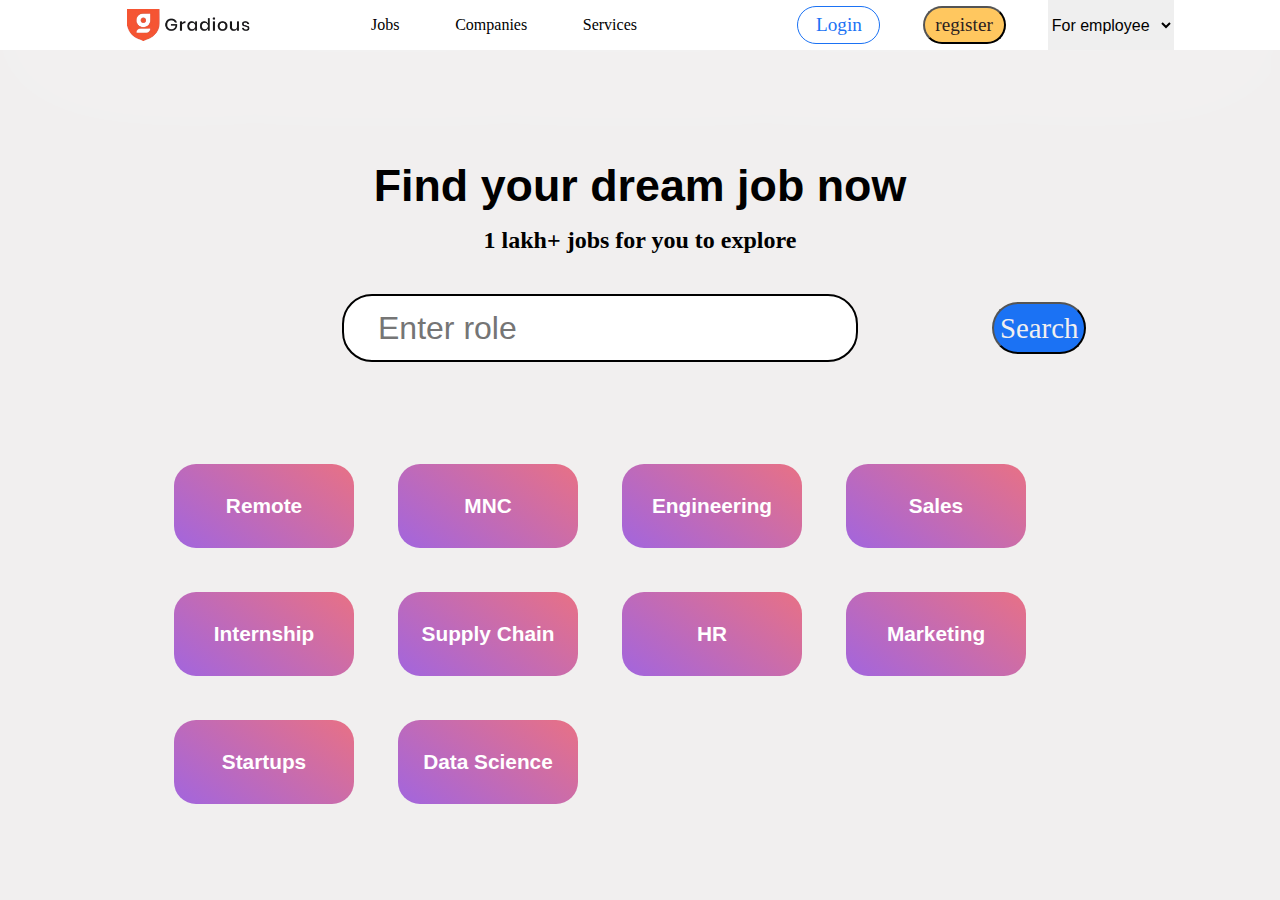
<file: index.html>
<!DOCTYPE html>
<html lang="en">
<head>
    <meta charset="UTF-8">
    <meta name="viewport" content="width=device-width, initial-scale=1.0">
    <title>Gradious</title>
    <link rel="stylesheet" href="career-portal/styling/index.css">
</head>
<body>
 <nav>
        <div class="navBar">
            <div style="display: flex; ">
                <div style="display: flex;justify-content: center; align-items: center; width:40%;object-fit: cover;" ><img class="logo" src="career-portal/assets/logo.png" alt="logo"></div>
                <div style="display: flex;justify-content: space-evenly;align-items: center; width:60%">
                <p>Jobs</p>
                <p>Companies</p>
                <p>Services</p>
                </div>

            </div>
            <div style="display: flex;justify-content: space-evenly; width:40%">
                <button  onclick="login()" class="loginButton">Login</button>
                <button  onclick="register()" class="registerButton">register</button>
                <select id="typeOfLogin" class="typeOfLogin">
                    <option value="employee">For employee</option>
                    <option value="employer">Employer login</option>
                </select>
            </div>
        </div>
    </nav>
    <section>
        <h1 style="text-align: center; font-size: 2.8rem; font-family:sans-serif; margin-bottom: 1rem;">Find your dream job now</h1>
        <h5 style="text-align: center; font-size: 1.5rem; margin-top: 0;">1 lakh+ jobs for you to explore</h5>
        <div style="display: flex;justify-content: center;align-items: center; ">
            <div style=" border: 2px solid black; display: flex; background-color: white; border-radius: 30px; height: 4rem; margin-left: -5rem; width:40%">
                <input  type="text"  class="inputs" placeholder="Enter role">
                <button class="searchButton">Search</button>
            </div>
            </div>
             </div>
            <div style=" display: flex; align-items: center; justify-content: center; margin-top: 5rem;">
            <div id="displayRoles">
                <div>Remote</div>
                <div>MNC</div>
                <div>Engineering</div>
                <div>Sales</div>
                <div>Internship</div>
                <div>Supply Chain</div>
                <div>HR</div>
                <div>Marketing</div>
                <div>Startups</div>
                <div>Data Science</div>
            </div>
            </div>
            
       
    </section>
    
   <script>
    function login(){
        let val=String(document.getElementById("typeOfLogin").value);
        if(val==="employee"){
        window.location.href = "career-portal/pages/user-login.html";
        }
        else{
            window.location.href="career-portal/pages/employer-login.html";
        }
    }
    function register(){
                let val=String(document.getElementById("typeOfLogin").value);
 if(val==="employee"){
        window.location.href = "career-portal/pages/user-register.html";
        }
        else{
            window.location.href="career-portal/pages/employer-register.html";
        }
    }
   </script> 
</body>

</html>
</file>
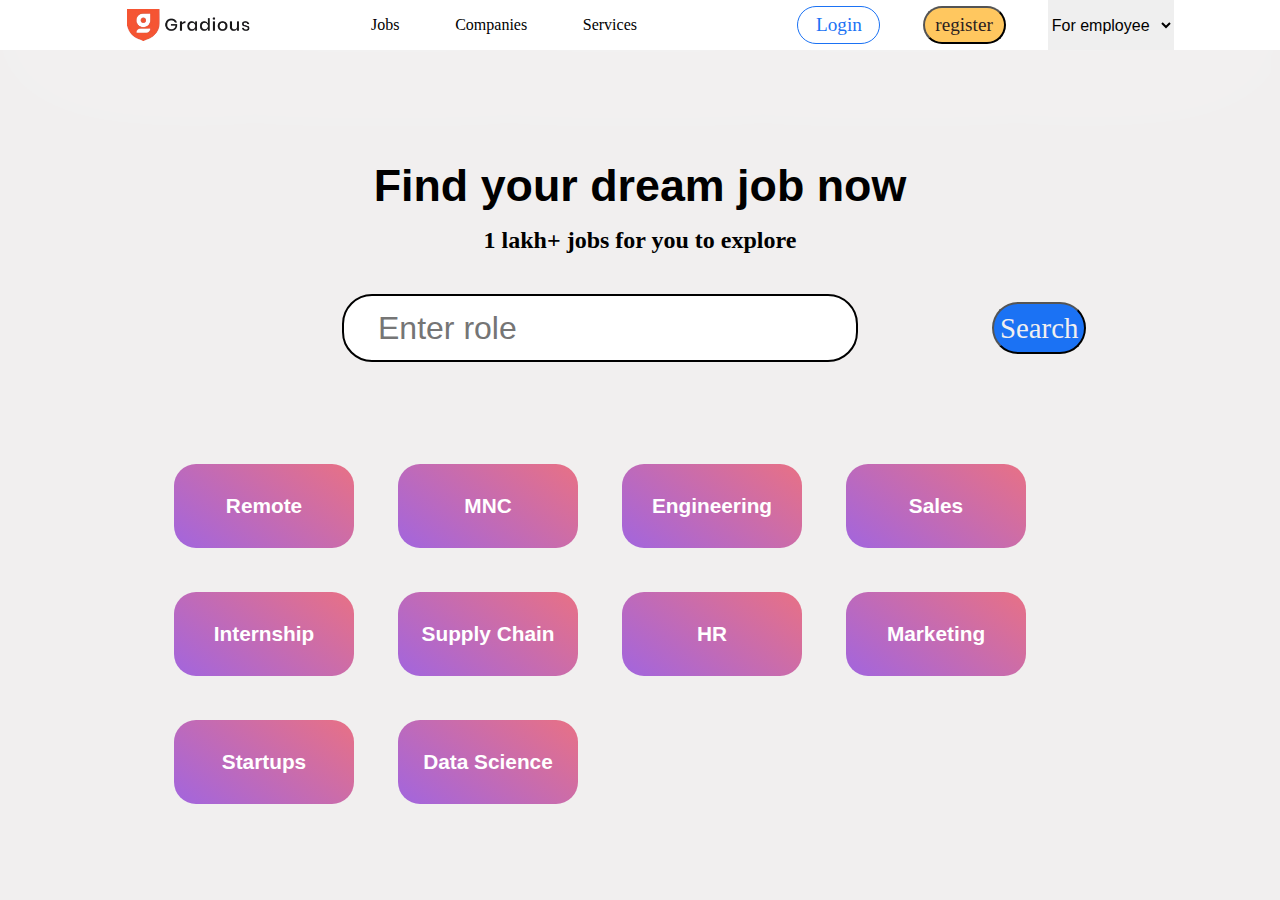
<file: career-portal/pages/index.html>
<!DOCTYPE html>
<html lang="en">
<head>
    <meta charset="UTF-8">
    <meta name="viewport" content="width=device-width, initial-scale=1.0">
    <title>Gradious</title>
    <link rel="stylesheet" href="../styling/index.css">
</head>
<body>
 <nav>
        <div class="navBar">
            <div style="display: flex; ">
                <div style="display: flex;justify-content: center; align-items: center; width:40%;object-fit: cover;" ><img class="logo" src="../assets/logo.png" alt="logo"></div>
                <div style="display: flex;justify-content: space-evenly;align-items: center; width:60%">
                <p>Jobs</p>
                <p>Companies</p>
                <p>Services</p>
                </div>

            </div>
            <div style="display: flex;justify-content: space-evenly; width:40%">
                <button  onclick="login()" class="loginButton">Login</button>
                <button  onclick="register()" class="registerButton">register</button>
                <select id="typeOfLogin" class="typeOfLogin">
                    <option value="employee">For employee</option>
                    <option value="employer">Employer login</option>
                </select>
            </div>
        </div>
    </nav>
    <section>
        <h1 style="text-align: center; font-size: 2.8rem; font-family:sans-serif; margin-bottom: 1rem;">Find your dream job now</h1>
        <h5 style="text-align: center; font-size: 1.5rem; margin-top: 0;">1 lakh+ jobs for you to explore</h5>
        <div style="display: flex;justify-content: center;align-items: center; ">
            <div style=" border: 2px solid black; display: flex; background-color: white; border-radius: 30px; height: 4rem; margin-left: -5rem; width:40%">
                <input  type="text"  class="inputs" placeholder="Enter role">
                <button class="searchButton">Search</button>
            </div>
            </div>
             </div>
            <div style=" display: flex; align-items: center; justify-content: center; margin-top: 5rem;">
            <div id="displayRoles">
                <div>Remote</div>
                <div>MNC</div>
                <div>Engineering</div>
                <div>Sales</div>
                <div>Internship</div>
                <div>Supply Chain</div>
                <div>HR</div>
                <div>Marketing</div>
                <div>Startups</div>
                <div>Data Science</div>
            </div>
            </div>
            
       
    </section>
    
   <script>
    function login(){
        let val=String(document.getElementById("typeOfLogin").value);
        if(val==="employee"){
        window.location.href = "user-login.html";
        }
        else{
            window.location.href="employer-login.html";
        }
    }
    function register(){
                let val=String(document.getElementById("typeOfLogin").value);
 if(val==="employee"){
        window.location.href = "user-register.html";
        }
        else{
            window.location.href="employer-register.html";
        }
    }
   </script> 
</body>
</html>
</file>
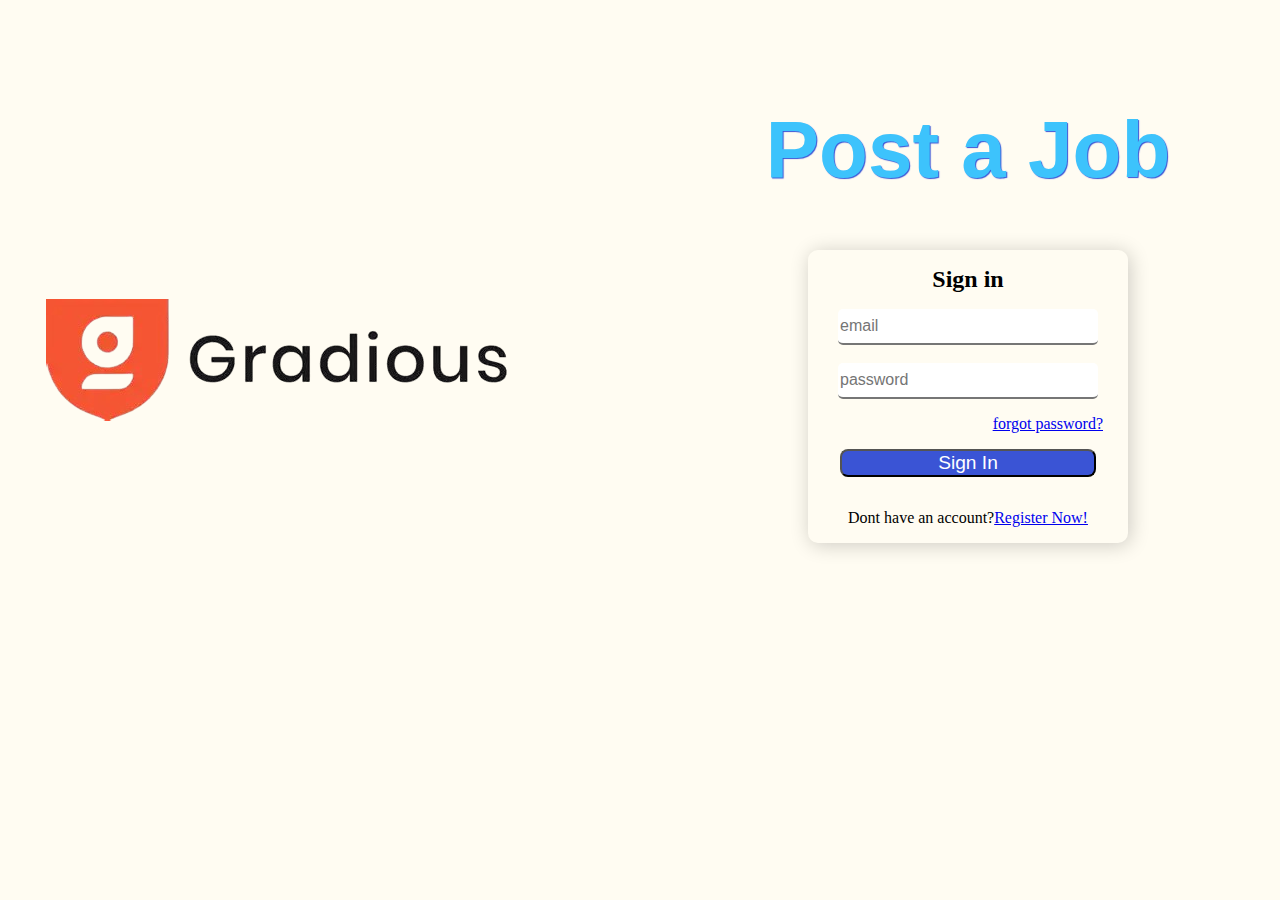
<file: career-portal/pages/employer-login.html>
<!DOCTYPE html>
<html lang="en">
<head>
    <meta charset="UTF-8">
    <meta name="viewport" content="width=device-width, initial-scale=1.0">
    <title>Document</title>
    <link rel="stylesheet" href="../styling/employer.css">
</head>
<body>
    <section>
        <div class="logo">
            <img src="../assets/logo.png">
        </div>
        <div class="login">
            <h1 class="Title">Post a Job</h1>
            <form class="loginForm">
                <h1>Sign in</h1>
                <input type="email" placeholder="email" class="inputs" id="empid"><br>
                <input type="password" placeholder="password" class="inputs" id="emppas">
                <a href="#" style="margin-top: 1rem;  align-self: self-end; margin-right: 25px;">forgot password?</a>
                <button type="button" onclick="verify()" class="signInButton">Sign In</button>
                <p>Dont have an account?<a href="employer-register.html">Register Now!</a></p>

            </form>

        </div>
    </section>
        <script>
        async function verify(){
    
    let email=document.getElementById("empid").value.trim();
    let password=document.getElementById("emppas").value.trim();
    

  try {
    const response = await fetch("https://6879e7ebabb83744b7ea7104.mockapi.io/employers");
    if (!response.ok) throw new Error('Network response was not ok');

    const employers = await response.json();

    const user = employers.find(u => u.email === email);

  alert(JSON.stringify(user));
    if (!user) {
      console.log("User not found");
      return;
    }

    if (user.password !== password) {
      console.log("Password not matching");
      return;
    }
    localStorage.setItem("employerName", user.companyName);
    window.location.href = "employer-landing.html";

  } catch (error) {
    console.error("Fetch error:", error);
  }

}
    </script>
</body>
</html>
</file>
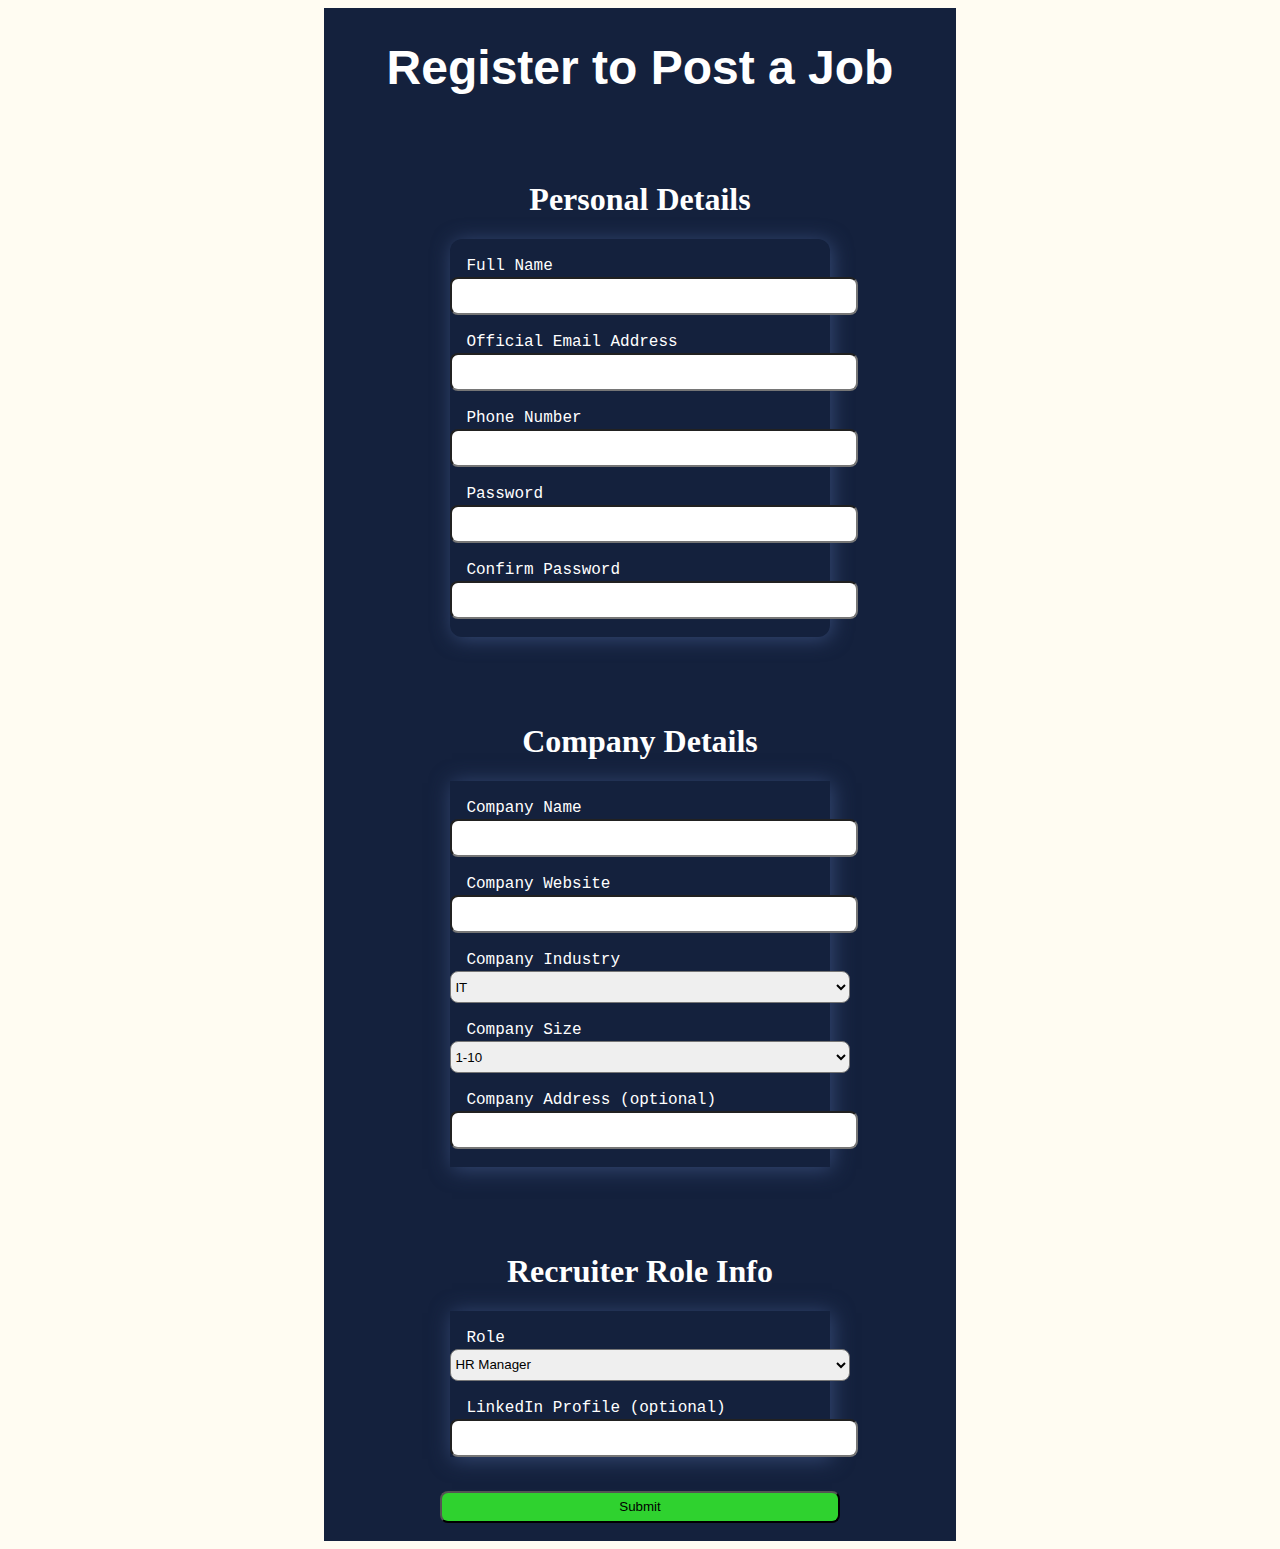
<file: career-portal/pages/employer-register.html>
<!DOCTYPE html>
<html lang="en">
<head>
    <meta charset="UTF-8">
    <meta name="viewport" content="width=device-width, initial-scale=1.0">
    <title>Document</title>
    <link rel="stylesheet" href="../styling/register.css">
</head>
<body>
    <div class="register">
        <h1 style="font-size: 3rem; font-family: 'Franklin Gothic Medium', 'Arial Narrow', Arial, sans-serif;">Register to Post a Job</h1>
        <div class="card">
            <h1>Personal Details</h1>
            <form class="personalDetails">
                <br>
                <label >Full Name</label>
                <input type="text" class="inputs" required><br>
                <label>Official Email Address</label>
                <input type="email" class="inputs" required><br>
                <label>Phone Number</label>
                <input type="number" class="inputs" required><br>
                <label>Password</label>
                <input type="password" class="inputs" required><br> 
                <label>Confirm Password</label>
                <input type="password" class="inputs" required><br>
            </form>
        </div>

        <div class="card">
            <h1>Company Details</h1>
            <form class="companyDetails">
                <br>
                <label>Company Name</label>
                <input type="text" class="inputs" required><br>
                <label>Company Website</label>
                <input type="url" class="inputs" required> <br>
                <label>Company Industry</label>
                <select id="selectIndustry" class="selectIndustry">
                    <option value="IT">IT</option>
                    <option value="Healthcare">Healthcare</option>
                    <option value="Finance">Finance</option>
                </select><br>
                <label>Company Size</label>
                 <select id="selectSize" class="selectSize">
                    <option value="1-10">1-10</option>
                    <option value="11-50">11-50</option>
                    <option value="51-200">51-200</option>
                </select><br>
                <label>Company Address (optional)</label>
                <input type="text" class="inputs" ><br> 
            </form>
        </div>

        <div class="card">
            <h1>Recruiter Role Info</h1>
            <form class="roleInfo">
                <br>
                <label>Role</label>
                 <select id="selectRole" class="selectRole">
                    <option value="HR Manger">HR Manager</option>
                    <option value="Talent-Acquisition-Lead">Talent Acquisition Lead</option>
                </select><br>
                <label>LinkedIn Profile (optional)</label>
                <input type="url" class="inputs"> 
                </form>
        </div>
        <button type="button" onclick="register()" style="background-color: rgb(47, 210, 47);" class="inputs">Submit</button>
        <br>
        </div>
       <script>
    async function register() {
        let inputs = document.querySelectorAll('input');
        let fullname = inputs[0].value;
        let email = inputs[1].value;
        let phone = inputs[2].value;
        let password = inputs[3].value;
        let confirmPassword = inputs[4].value;
        let companyName = inputs[5].value;
        let website = inputs[6].value;
        let address = inputs[7].value;
        let linkedin = inputs[8].value;

        if (password !== confirmPassword) {
            alert("Passwords do not match!");
            return;
        }

        let industry = document.getElementById("selectIndustry").value;
        let size = document.getElementById("selectSize").value;
        let role = document.getElementById("selectRole").value;

        const data = {
            fullname,
            email,
            phone_number: phone,
            password,
            companyName,
            website,
            industry,
            size,
            address,
            role,
            linkedIn: linkedin
        };

        try {
            await fetch("https://6879e7ebabb83744b7ea7104.mockapi.io/employers", {
                method: 'POST',
                headers: { 'Content-Type': 'application/json' },
                body: JSON.stringify(data)
            });

            window.location.href = "employer-login.html";
        } catch (error) {
            alert("Failed to register: " + error);
        }
    }
</script>

</body>
</html>
</file>
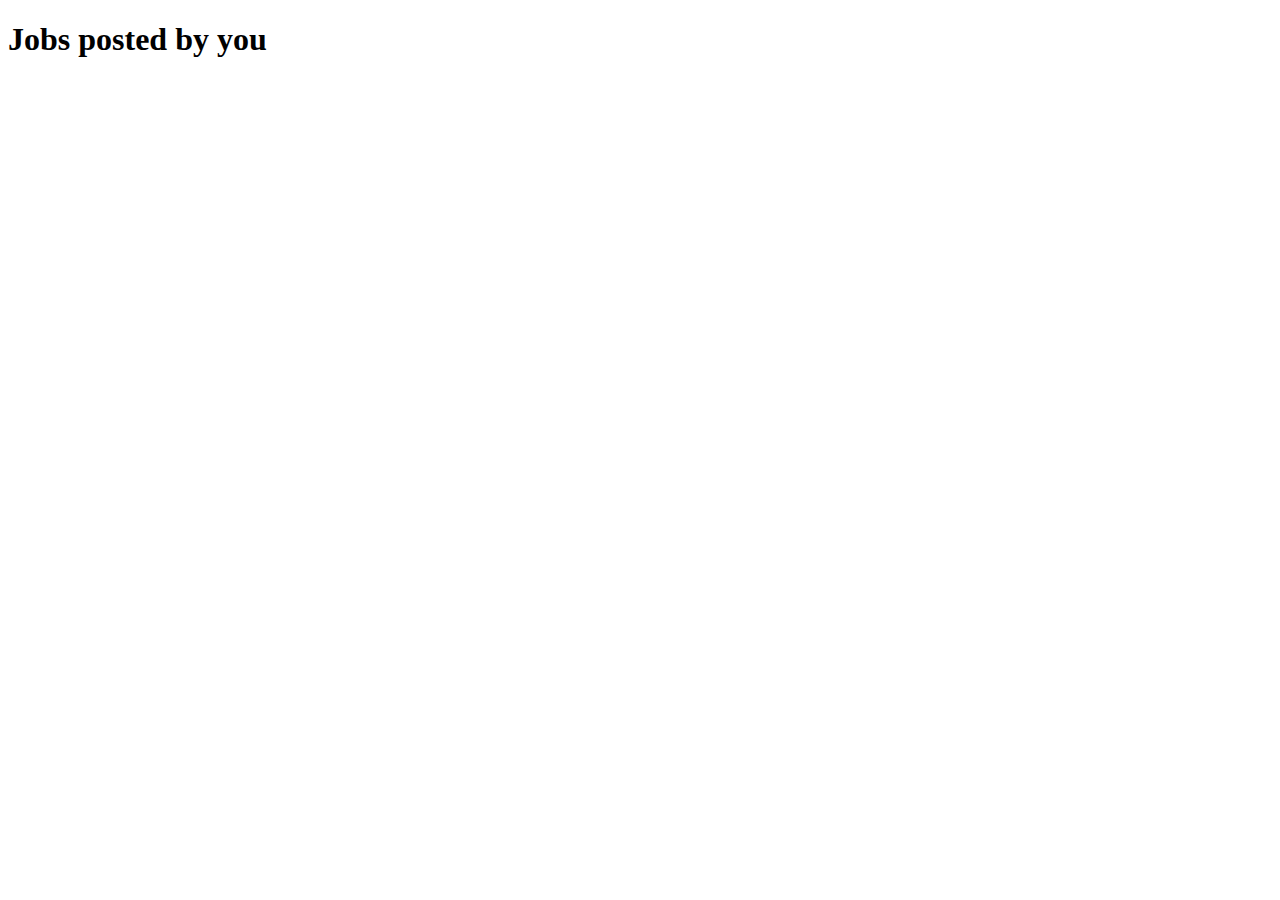
<file: career-portal/pages/manage-hiring.html>
<!DOCTYPE html>
<html lang="en">
<head>
    <meta charset="UTF-8">
    <meta name="viewport" content="width=device-width, initial-scale=1.0">
    <title>Manage Hiring</title>
</head>
<body>
    <section>
        <div>
            <h1>Jobs posted by you</h1>
            <div>
                
            </div>
        </div>
    </section>
    <script>
        let name=localStorage.getItem("employerName")
    </script>
</body>
</html>
</file>
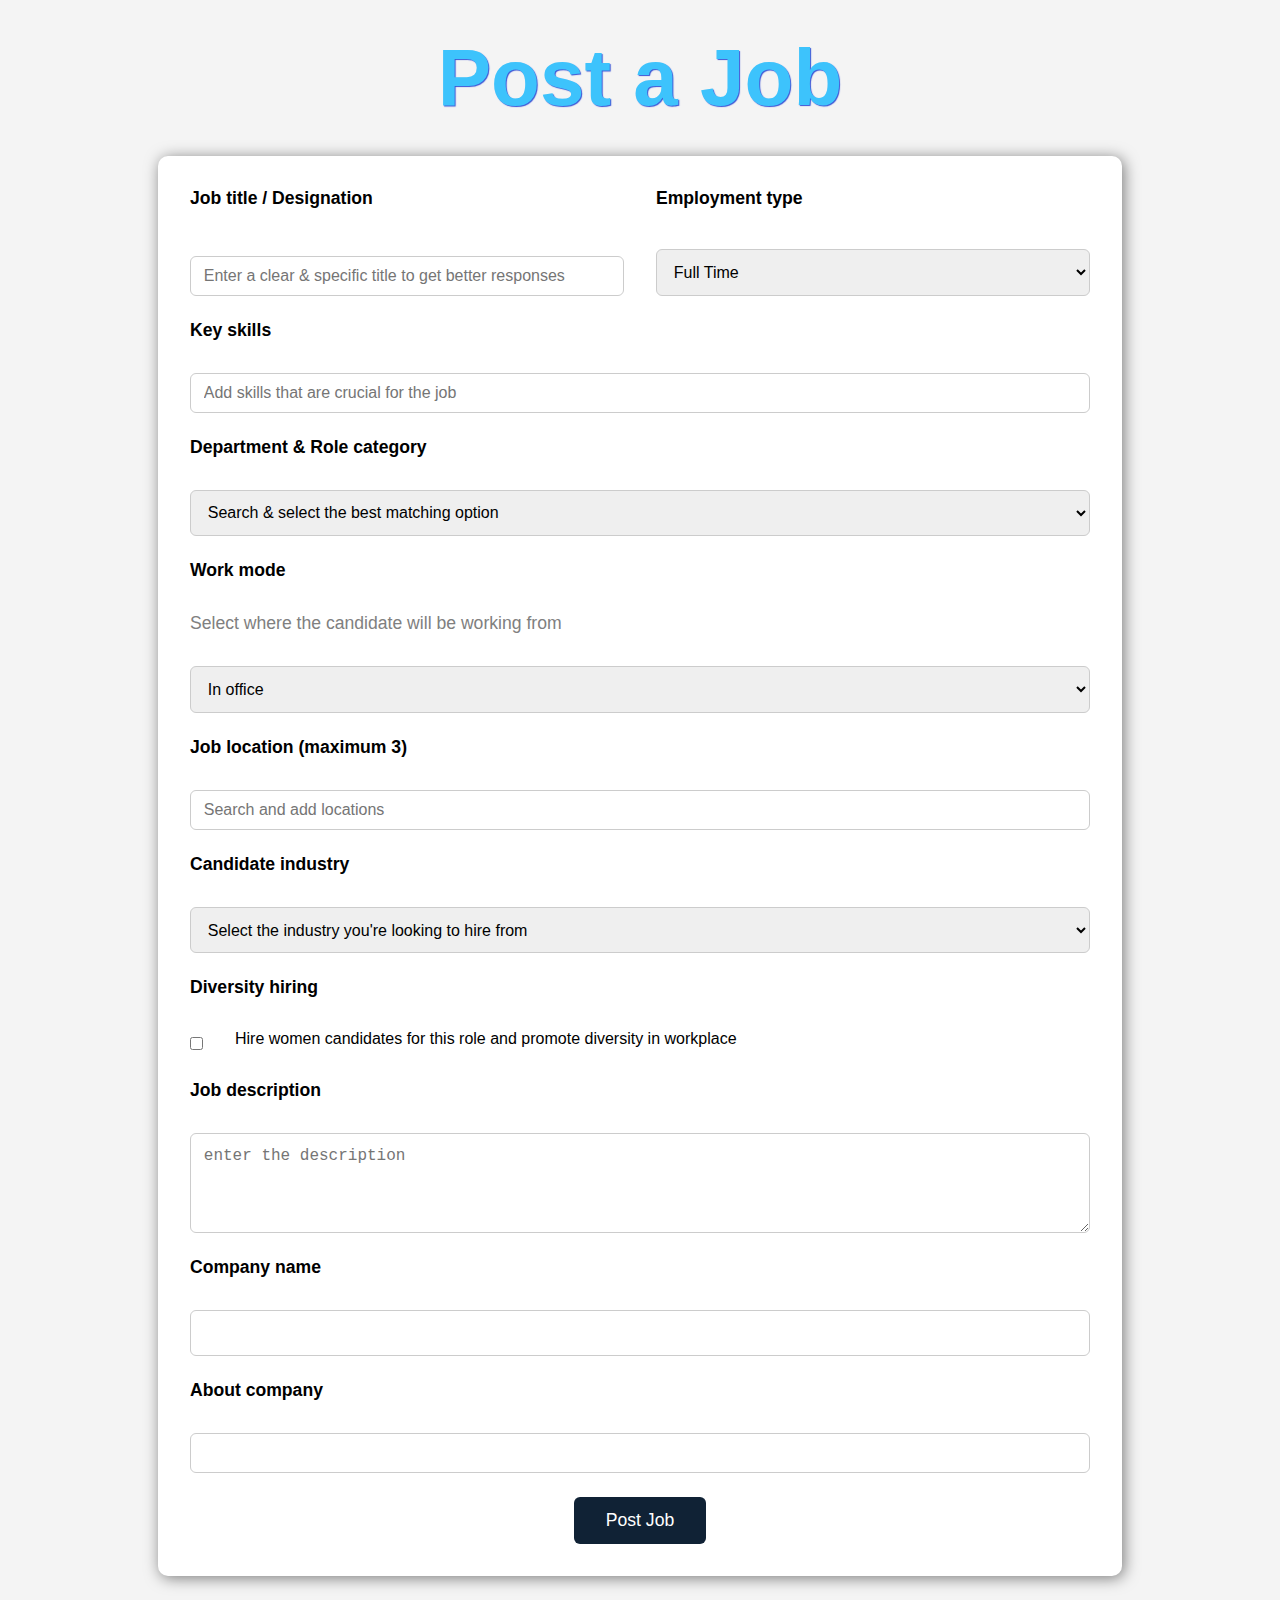
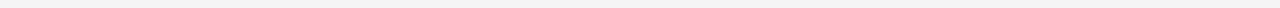
<file: career-portal/pages/post-job.html>
<!DOCTYPE html>
<html lang="en">
<head>
  <meta charset="UTF-8" />
  <meta name="viewport" content="width=device-width, initial-scale=1.0"/>
  <title>Post a Job</title>
  <link rel="stylesheet" href="../styling/post-job.css" />
  <style>
    body {
      font-family: Arial, sans-serif;
      background-color: #f4f4f4;
      padding: 2rem;
    }

    h1 {
      text-align: center;
      margin-bottom: 2rem;
      font-size: 2rem;
      color: #333;
    }

    form {
      max-width: 900px;
      margin: 0 auto;
      background-color: white;
      padding: 2rem;
      border-radius: 10px;
      box-shadow: 2px 2px 15px rgba(0, 0, 0, 0.5);
      display: flex;
      flex-direction: column;
      gap: 1.5rem;
      border:none;
    }

    .inputs,
    input[type="text"],
    select,
    textarea {
      padding: 0.8rem;
      font-size: 1rem;
      border-radius: 6px;
      border: 1px solid #ccc;
      width: 100%;
      box-sizing: border-box;
    }

    label {
      font-weight: bold;
      margin-bottom: 0.5rem;
      font-size: 1.1rem;
    }

    textarea {
      resize: vertical;
      min-height: 100px;
    }

    button {
      padding: 0.8rem 2rem;
      background-color: #102235;
      color: white;
      font-size: 1.1rem;
      border: none;
      border-radius: 6px;
      cursor: pointer;
      width: fit-content;
      align-self: center;
      transition: background-color 0.3s ease;
    }

    button:hover {
      background-color: #0056b3;
    }

    section  form   div {
      display: flex;
      justify-content: space-between;
      gap: 2rem;
      flex-wrap: wrap;
    }

    section > form > div > div {
      flex: 1;
      display: flex;
      flex-direction: column;
    }

    .checkbox-group {
      display: flex;
      justify-content: left;
      align-items: center;
    }

    .checkbox-group label {
      font-weight: normal;
      font-size: 1rem;
    }

    @media screen and (max-width: 768px) {
      section > form > div {
        flex-direction: column;
      }

      .inputs,
      input[type="text"],
      select {
        width: 100% !important;
      }
    }
  </style>
</head>
<body>
  <h1 style=" font-size: 5em;
    text-align: center;
        /* border:2px solid black; */
        margin-top: 0;
        font-family: 'Segoe UI', Tahoma, Geneva, Verdana, sans-serif;
        width:40rem;
        color: rgb(61, 195, 252);
        text-shadow: 1px 1px 1px #3a54d5;


">Post a Job</h1>
  <section>
    <form>
      <div>
        <div>
          <label>Job title / Designation</label>
          <input
            type="text"
            class="inputs"
            id="jobTitle"
            placeholder="Enter a clear & specific title to get better responses"
          />
        </div>
        <div>
          <label>Employment type</label>
          <select required>
            <option value="fulltime">Full Time</option>
            <option value="parttime">Part Time</option>
            <option value="Internship">Internship</option>
          </select>
        </div>
      </div>

      <label>Key skills</label>
      <input
        type="text"
        class="inputs"
        placeholder="Add skills that are crucial for the job"
        required
      />

      <label>Department & Role category</label>
      <select required>
        <option value="">Search & select the best matching option</option>
        <option value="IT">IT</option>
        <option value="Finance">Finance</option>
      </select>

      <label>Work mode</label>
      <label style="font-weight: lighter; color:gray">Select where the candidate will be working from</label>
      <select required>
        <option value="office">In office</option>
        <option value="remote">Remote</option>
        <option value="hybrid">hybrid</option>
      </select>

      <label>Job location (maximum 3)</label>
      <input
        type="text"
        class="inputs"
        placeholder="Search and add locations"
        required
      />

      <label>Candidate industry</label>
      <select>
        <option value="">Select the industry you're looking to hire from</option>
        <option value="IT">IT</option>
        <option value="Finance">Finance</option>
      </select>

      <label>Diversity hiring</label>
      <div class="checkbox-group">
        <input type="checkbox" />
        <label style="margin-left:0;">
          Hire women candidates for this role and promote diversity in workplace
        </label>
      </div>

      <label>Job description</label>
      <textarea placeholder="enter the description"></textarea>

      <label>Company name</label>
      <input type="text" />

      <label>About company</label>
      <input type="text" class="inputs" />

      <button>Post Job</button>
    </form>
  </section>
</body>
<script>
  document.querySelector("form").addEventListener("submit", function (event) {
    event.preventDefault(); 
    var jobTitle = document.getElementById("jobTitle").value;
    var employmentType = document.querySelector("select").value;
    var keySkills = document.querySelector('input[placeholder="Add skills that are crucial for the job"]').value;
    var role = document.querySelectorAll("select")[1].value;
    var workMode = document.querySelectorAll("select")[2].value;
    var jobLocation = document.querySelector('input[placeholder="Search and add locations"]').value;
    var candidateIndustry = document.querySelectorAll("select")[3].value;
    var jobDescription = document.querySelector("textarea").value;
    var companyName = document.querySelectorAll("input")[3].value;
    var aboutCompany = document.querySelectorAll("input")[4].value;
    var jobData = {
      jobtitle: jobTitle,
      employmentType: employmentType,
      key_skills: keySkills.split(",").map(function(skill) {
        return skill.trim();
      }), 
      role: role,
      work_mode: workMode,
      job_location: jobLocation,
      candidate_industry: candidateIndustry,
      job_description: jobDescription,
      company_name: companyName,
      about_company: aboutCompany
    };

    fetch("https://687a1c32abb83744b7eb78a6.mockapi.io/jobs", {
      method: "POST",
      headers: {
        "Content-Type": "application/json"
      },
      body: JSON.stringify(jobData)
    })
    .then(function(response) {
      if (response.ok) {
        alert("Job posted successfully!");
        document.querySelector("form").reset();
      } else {
        alert("Failed to post the job. Please try again.");
      }
    })
    .catch(function(error) {
      console.error("Error:", error);
      alert("Something went wrong. Please try again later.");
    });
  });
</script>

</html>
</file>
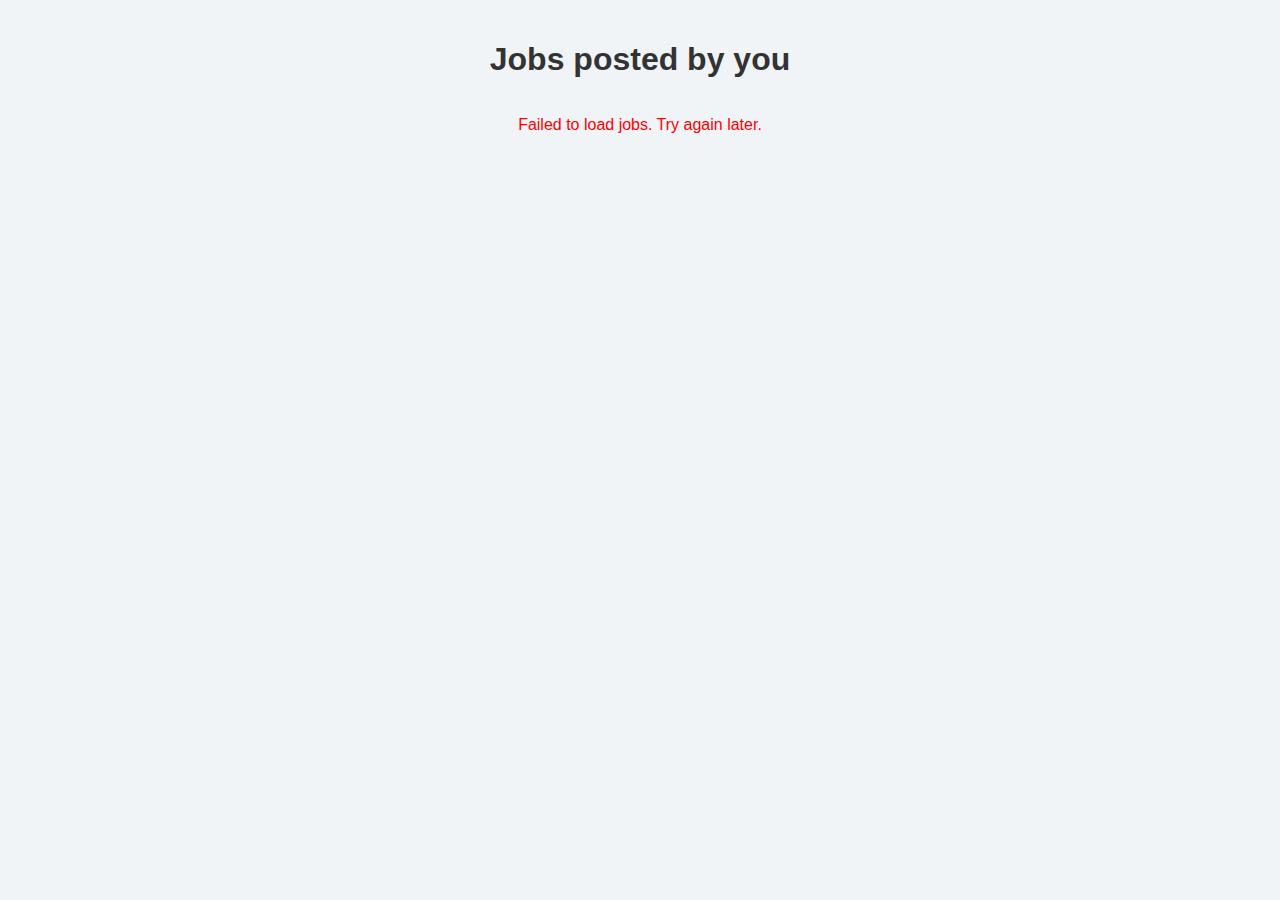
<file: career-portal/pages/posted-job.html>
<!DOCTYPE html>
<html lang="en">
<head>
  <meta charset="UTF-8">
  <meta name="viewport" content="width=device-width, initial-scale=1.0">
  <title>Manage Hiring</title>
  <style>
    body {
      font-family: Arial, sans-serif;
      background-color: #f0f4f7;
      margin: 0;
      padding: 20px;
    }

    h1 {
      text-align: center;
      color: #333;
    }

    .job-container {
      display: grid;
      grid-template-columns: repeat(auto-fit, minmax(300px, 1fr));
      gap: 20px;
      margin-top: 20px;
      padding: 0 10px;
    }

    .job-card {
      background-color: white;
      padding: 20px;
      border-radius: 10px;
      box-shadow: 0 4px 8px rgba(0, 0, 0, 0.2);
      border-left: 5px solid #3498db;
    }

    .job-card h2 {
      margin: 0 0 10px;
      font-size: 1.2rem;
      color: #2c3e50;
    }

    .job-card p {
      margin: 5px 0;
      color: #555;
      font-size: 0.95rem;
    }
  </style>
</head>
<body>
  <section>
    <div>
      <h1>Jobs posted by you</h1>
      <div id="jobsList" class="job-container">
      </div>
    </div>
  </section>

  <script>
    const employerName = localStorage.getItem("employerName");
    const jobsListDiv = document.getElementById("jobsList");

    async function loadJobs() {
      try {
        const response = await fetch("https://687a1c32abb83744b7eb78a6.mockapi.io/jobs");
        const jobs = await response.json();

        const employerJobs = jobs.filter(job => job.company_name === employerName);

        if (employerJobs.length === 0) {
          jobsListDiv.innerHTML = "<p style='text-align:center;'>No jobs posted by you yet.</p>";
          return;
        }
        employerJobs.forEach(job => {
          const jobCard = document.createElement("div");
          jobCard.className = "job-card";
          jobCard.innerHTML = `
            <h2>${job.jobtitle}</h2>
            <p><strong>Type:</strong> ${job.employmentType}</p>
            <p><strong>Role:</strong> ${job.role}</p>
            <p><strong>Location:</strong> ${job.job_location}</p>
            <p><strong>Mode:</strong> ${job.work_mode}</p>
            <p><strong>Description:</strong> ${job.job_description}</p>
          `;
          jobsListDiv.appendChild(jobCard);
        });
      } catch (error) {
        console.error("Error fetching jobs:", error);
        jobsListDiv.innerHTML = "<p style='color:red;text-align:center;'>Failed to load jobs. Try again later.</p>";
      }
    }

    loadJobs();
  </script>
</body>
</html>
</file>
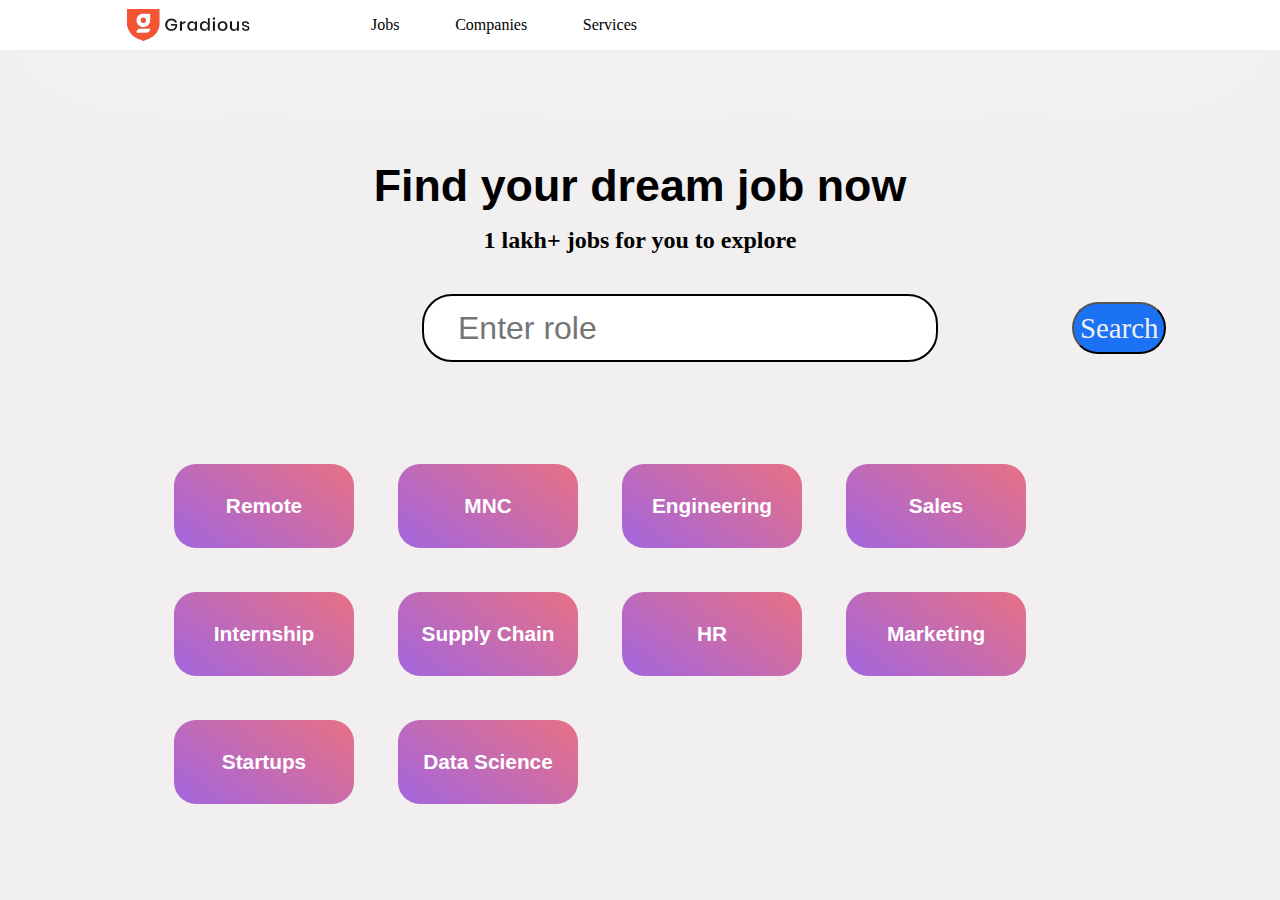
<file: career-portal/pages/user-landing.html>
<!DOCTYPE html>
<html lang="en">
<head>
    <meta charset="UTF-8">
    <meta name="viewport" content="width=device-width, initial-scale=1.0">
    <title>Gradious</title>
    <link rel="stylesheet" href="../styling/index.css">
</head>
<body>
 <nav>
        <div class="navBar">
            <div style="display: flex; ">
                <div style="display: flex;justify-content: center; align-items: center; width:40%;object-fit: cover;" ><img class="logo" src="../assets/logo.png" alt="logo"></div>
                <div style="display: flex;justify-content: space-evenly;align-items: center; width:60%">
                <p>Jobs</p>
                <p>Companies</p>
                <p>Services</p>
                </div>

            </div>
            <!-- <div style="display: flex;justify-content: space-evenly; width:40%"> -->
                <!-- <button  onclick="login()" class="loginButton">Login</button>
                <button  onclick="register()" class="registerButton">register</button> -->
                <!-- <select class="typeOfLogin">
                    <option value="employee">For employers</option>
                    <option value="employeer">Employer login</option>
                </select>
            </div> -->
        </div>
    </nav>
    <section>
        <h1 style="text-align: center; font-size: 2.8rem; font-family:sans-serif; margin-bottom: 1rem;">Find your dream job now</h1>
        <h5 style="text-align: center; font-size: 1.5rem; margin-top: 0;">1 lakh+ jobs for you to explore</h5>
        <div style="display: flex;justify-content: center;align-items: center; ">
            <div style=" border: 2px solid black; display: flex; background-color: white; border-radius: 30px; height: 4rem; margin-left: 5rem; width:40%">
                <!-- <i class="fal fa-search"></i> -->
                 <!-- <svg style="height: 3rem; margin-left:2rem; margin-top:8px;" xmlns="http://www.w3.org/2000/svg" viewBox="0 0 512 512">!Font Awesome Free 6.7.2 by @fontawesome - https://fontawesome.com License - https://fontawesome.com/license/free Copyright 2025 Fonticons, Inc.<path d="M505 442.7L405.3 343c-4.5-4.5-10.6-7-17-7H372c27.6-35.3 44-79.7 44-128C416 93.1 322.9 0 208 0S0 93.1 0 208s93.1 208 208 208c48.3 0 92.7-16.4 128-44v16.3c0 6.4 2.5 12.5 7 17l99.7 99.7c9.4 9.4 24.6 9.4 33.9 0l28.3-28.3c9.4-9.4 9.4-24.6 .1-34zM208 336c-70.7 0-128-57.2-128-128 0-70.7 57.2-128 128-128 70.7 0 128 57.2 128 128 0 70.7-57.2 128-128 128z"/></svg> -->
                <input type="text"  class="inputs" placeholder="Enter role">
                <button class="searchButton">Search</button>
            </div>
            </div>
             </div>
            <div style=" display: flex; align-items: center; justify-content: center; margin-top: 5rem;">
            <div id="displayRoles">
                <div>Remote</div>
                <div>MNC</div>
                <div>Engineering</div>
                <div>Sales</div>
                <div>Internship</div>
                <div>Supply Chain</div>
                <div>HR</div>
                <div>Marketing</div>
                <div>Startups</div>
                <div>Data Science</div>
            </div>
            </div>
            
       
    </section>
    
   <script>
    function login(){
        window.location.href = "user-login.html";
    }
    function register(){
        window.location.href = "user-register.html";
    }
   </script> 
</body>
</html>
</file>
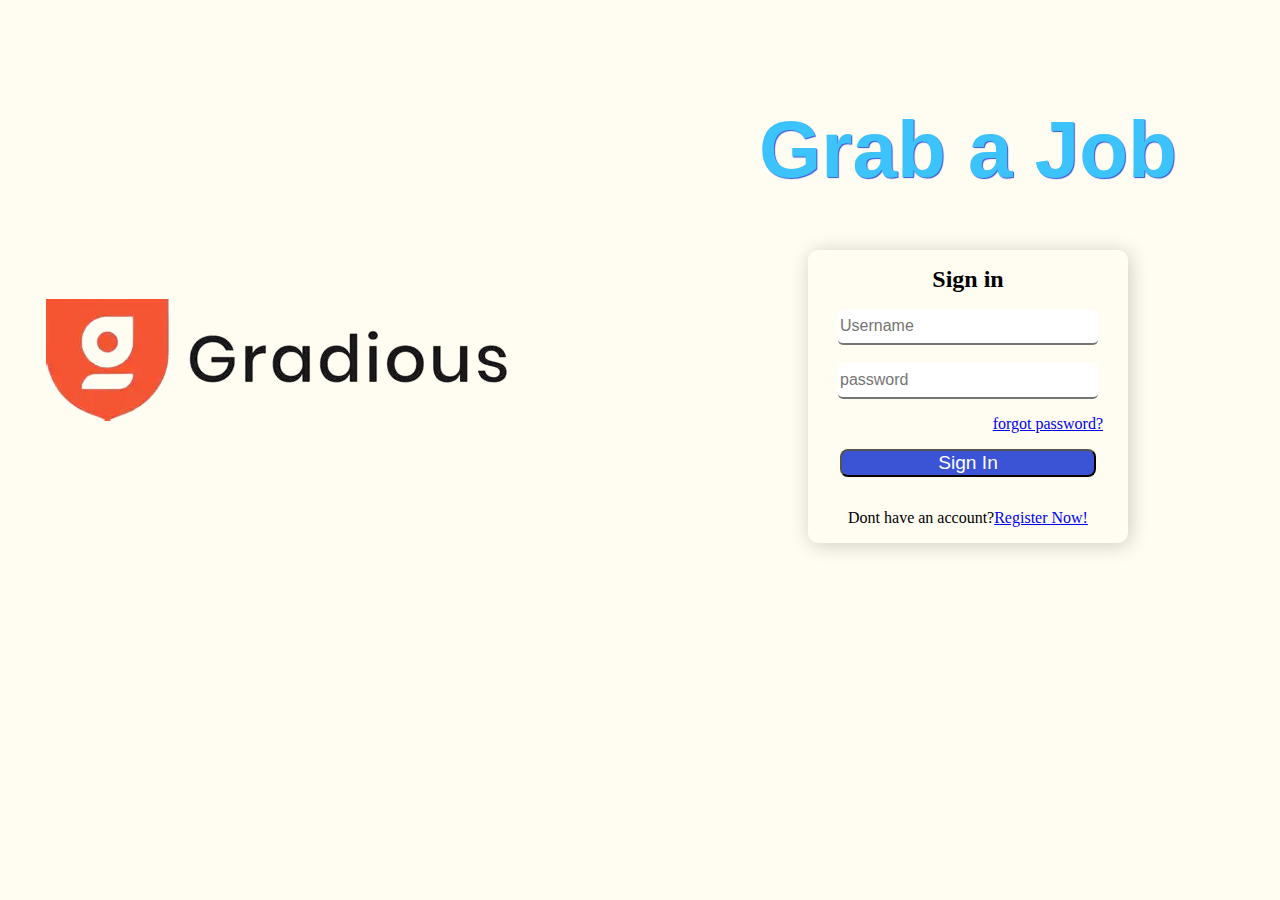
<file: career-portal/pages/user-login.html>
<!DOCTYPE html>
<html lang="en">
<head>
    <meta charset="UTF-8">
    <meta name="viewport" content="width=device-width, initial-scale=1.0">
    <title>Document</title>
    <link rel="stylesheet" href="../styling/employer.css">
    <!-- <script src="../scripts/user-login.js"></script> -->
</head>
<body>
    <section>
        <div class="logo">
            <img src="../assets/logo.png">
        </div>
        <div class="login">
            <h1 class="Title">Grab a Job</h1>
            <form class="loginForm">
                <h1>Sign in</h1>
                <input type="text" placeholder="Username" class="inputs" id="empid"><br>
                <input type="password" placeholder="password" class="inputs" id="emppas">
                <a href="#" style="margin-top: 1rem;  align-self: self-end; margin-right: 25px;">forgot password?</a>
                <button type="button" onclick="verify()" class="signInButton">Sign In</button>
                <p>Dont have an account?<a href="user-register.html">Register Now!</a></p>

            </form>

        </div>
    </section>
    <script>
        async function verify(){
    
    let username=String(document.getElementById("empid").value);
    let password=String(document.getElementById("emppas").value);
    console.log(username+password);

  try {
    const response = await fetch("https://6879e7ebabb83744b7ea7104.mockapi.io/users");
    if (!response.ok) throw new Error('Network response was not ok');

    const users = await response.json();

    const user = users.find(u => u.username === username);

    if (!user) {
      console.log("Username not found");
      return;
    }

    if (user.password !== password) {
      console.log("Password not matching");
      return;
    }
    window.location.href = "../pages/user-landing.html";

  } catch (error) {
    console.error("Fetch error:", error);
  }

}
    </script>
</body>
</html>
</file>
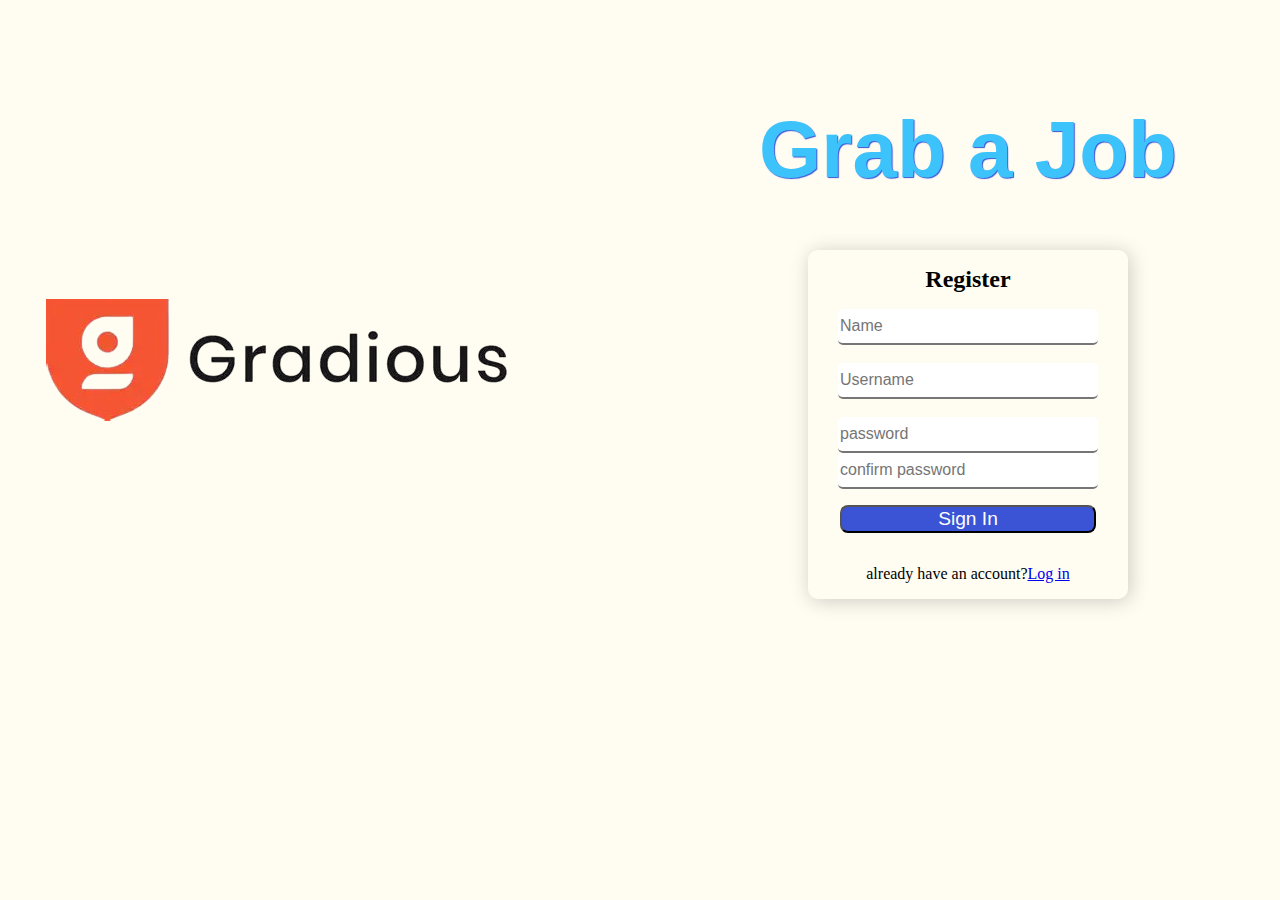
<file: career-portal/pages/user-register.html>
<!DOCTYPE html>
<html lang="en">
<head>
    <meta charset="UTF-8">
    <meta name="viewport" content="width=device-width, initial-scale=1.0">
    <title>Document</title>
    <link rel="stylesheet" href="../styling/employer.css">
    <!-- <script src="../scripts/user-login.js"></script> -->
</head>
<body>
    <section>
        <div class="logo">
            <img src="../assets/logo.png">
        </div>
        <div class="login">
            <h1 class="Title">Grab a Job</h1>
            <form class="loginForm">
                <h1>Register</h1>
                <input type="text" placeholder="Name" class="inputs" id="name"><br>
                <input type="text" placeholder="Username" class="inputs" id="empid"><br>
                <input type="password" placeholder="password" class="inputs" id="emppas">
                <input type="password" placeholder="confirm password" class="inputs" id="conpas">
                <button type="button" onclick="register()" class="signInButton">Sign In</button>
                <p>already have an account?<a href="user-login.html">Log in</a></p>

            </form>

        </div>
    </section>
    <script>
        async function register() {
        let inputs = document.querySelectorAll('input');
        let name = inputs[0].value;
        let username = inputs[1].value;
        let password = inputs[2].value;
        let confirmpassword = inputs[3].value;
        
      

        if (password != confirmpassword) {
            alert("Passwords do not match!");
            return;
        }

        const data = {
          username:username,
          password:password,
          name:name

        };

        try {
            await fetch("https://6879e7ebabb83744b7ea7104.mockapi.io/users", {
                method: 'POST',
                headers: { 'Content-Type': 'application/json' },
                body: JSON.stringify(data)
            });

            window.location.href = "user-login.html";
        } catch (error) {
            alert("Failed to register: " + error);
        }
    }
</script>
</body>
</html>
</file>
<file: career-portal/styling/index.css>
body{
    background-color: #f1efef;
    margin: 0;
    display: flex;
    flex-direction: column;
}
.navBar{
    display: flex;
    justify-content: space-between;
    width:90%;
    margin: 0;
    top: 0;
}
nav{
    display: flex;
    justify-content: center;
    align-items: center;
    background-color: white;
    top: 0;
    margin:0;
    box-shadow: 2px 2px 10rem rgb(255, 255, 255,0.5);
}
.logo{

    width:50%;

}
.loginButton,.registerButton{
    font-size: 1.2rem;
    border-radius:28px;
    width:18%;
    height: 2.4rem;
    margin-top:6px;
    font-family: fantasy;
}
.loginButton{
border:1.5px solid rgb(27, 114, 244);
color:rgb(27, 114, 244);
background-color: white;
}
.registerButton{
    background-color: rgba(255, 166, 0, 0.626);
    color: rgb(44, 33, 33);
    
}
select{
    font-size: 1rem;
    border :none;
    display: flex;
    justify-content: center;
    align-items: center;
}
.searchButton{
      font-size: 1.8rem;
    border-radius:28px;
    margin-top:6px;
    font-family: fantasy;
    margin-left: 12rem;
    margin-bottom: 6px;
    background-color: rgb(27, 114, 244);
    color: #f1efef;

}
section{

    margin-top: 5rem;
}
.inputs{
    border:none;
    font-size: 2rem;
    margin-left: 2rem;
}
.inputs:checked{
    border: none;
}
#displayRoles{
    display: flex;
    flex-wrap: wrap;
    width:80%;
    margin-left: 3rem;
}
#displayRoles {
    position: relative;
    z-index: 1;
}

#displayRoles div {
    position: relative;
    width: 10rem;
    height: 4rem;
    margin: 2rem;
    font-size: 1.3rem;
    font-family: sans-serif;
    font-weight: 600;
    display: flex;
    justify-content: center;
    align-items: center;
    border-radius: 12px;
    background-color: white;
    z-index: 2;
    color:white;
    box-shadow: 2px 2px 5px rgba(1, 1, 0, 0.1);
}

#displayRoles div::before {
    content: '';
    position: absolute;
    top: -10px;
    left: -10px;
    right: -10px;
    bottom: -10px;
    background: linear-gradient(36deg, rgb(162, 101, 222), rgb(232, 113, 133));
    border-radius: 22px;
    color:white;
    text-shadow:1px 1px 2px black;
    z-index: -1;
}
#displayRoles div::after{

    background: linear-gradient(45deg, rgb(162, 101, 222), rgb(232, 113, 133));
   


}
</file>
<file: career-portal/styling/employer.css>
body{
    background-color: #fffcf2;
    /* background-color: #eee; */
    display: flex;
    align-items: center;
    justify-content: center;
}
section{
    margin-top:6rem;
    display: flex;
}
.logo{
    width:30rem;
    height:10rem;
    display: flex;
    justify-content: center;
    align-items: center;
    margin-top: 11rem;
    margin-right: 0;
    margin-left: 3rem;
    background-color: #fffcf2;
    border-radius: 8px;
    

    
}
.logo img{
    object-fit: cover;
    padding-left: 5px;


}
.Title{

    font-size: 5em;
    text-align: center;
        /* border:2px solid black; */
        margin-top: 0;
        font-family: 'Segoe UI', Tahoma, Geneva, Verdana, sans-serif;
        width:40rem;
        color: rgb(61, 195, 252);
        text-shadow: 1px 1px 1px #3a54d5;



}
.loginForm h1{
    font-size: 1.5em;
     

}
.loginForm{
       /* border:2px solid black; */
       display: flex;
       align-items: center;
       justify-content: center;
       flex-direction: column;
       width:20rem;
       border-radius: 10px;
       box-shadow: 2px 2px 20px rgb(0,0,0,0.2);
       margin-left: 10rem;
}
.login{
    margin-left:8rem;
    background-color:#fffcf2;
    
}
.inputs{

    width:80%;
    font-size: 1rem;
    height:2rem;
    border-left:none;
    border-top:none;
    border-right:none;
    border-radius: 5px;
}
.signInButton{

    width:80%;
    font-size: 1.2rem;
    background-color: #3a54d5;
    border-radius: 8px;
    color: #fff;
    margin:1rem;

}
</file>
<file: career-portal/styling/register.css>
body{
    display: flex;
    justify-content: center;
    align-items: center;
    background-color:#fffcf2 ;
    color:white;

}
.register{
    display: flex;
    justify-content: center;
    align-items: center;
    flex-direction: column;
    background-color: #14213d;
    /* border: 2px solid black; */
    width:50%;
}
.card{
    /* border:2px solid black; */
    margin:2rem;
    width:60%;
  
}
.card h1{
    text-align: center;
}
.personalDetails {
    display: flex;
    justify-content: center;
    /* align-items: center; */
    flex-direction: column;
    /* border: 2px solid black; */
    /* background-color: #fca311; */
    border-radius: 12px;
    box-shadow: 2px 2px 20px #364a75;


}
.companyDetails {
    display: flex;
    justify-content: center;
    /* align-items: center; */
    flex-direction: column;
    /* border: 2px solid black; */
        box-shadow: 2px 2px 20px #364a75;


}
.roleInfo {
    display: flex;
    justify-content: center;
    /* align-items: center; */
    flex-direction: column;
    /* border: 2px solid black; */
        box-shadow: 2px 2px 20px #364a75;


}
.inputs,select{
    width:25rem;
    height:2rem;
    margin-top: 2px;
    margin-bottom: 0;
    border-radius: 8px;
    margin-left:auto;
    margin-right:auto;

}
label{
    margin-bottom: 0;
    margin-left: 1rem;
    font-family: 'Courier New', Courier, monospace;
    display: flex;
    justify-content: left;
    align-items: center;
}
span{
    display: flex;
    margin-left:1rem;
}
</file>
<file: career-portal/styling/post-job.css>
form{
    display: flex;
    /* justify-content: center;
    align-items: center; */
    flex-direction: column;
    border: 2px solid black;
}
*{
    margin:0;
}
body{
    display: flex;
    align-items: center;
    justify-content: center;
    flex-direction: column;
}
section {
    /* background-color: red; */
    width: 80%;
}
label{
    font-size: 1.4rem;
}
.inputs{
    font-size: 1.1rem;
    width:30rem; 
    height: 2.5rem;
}
</file>
